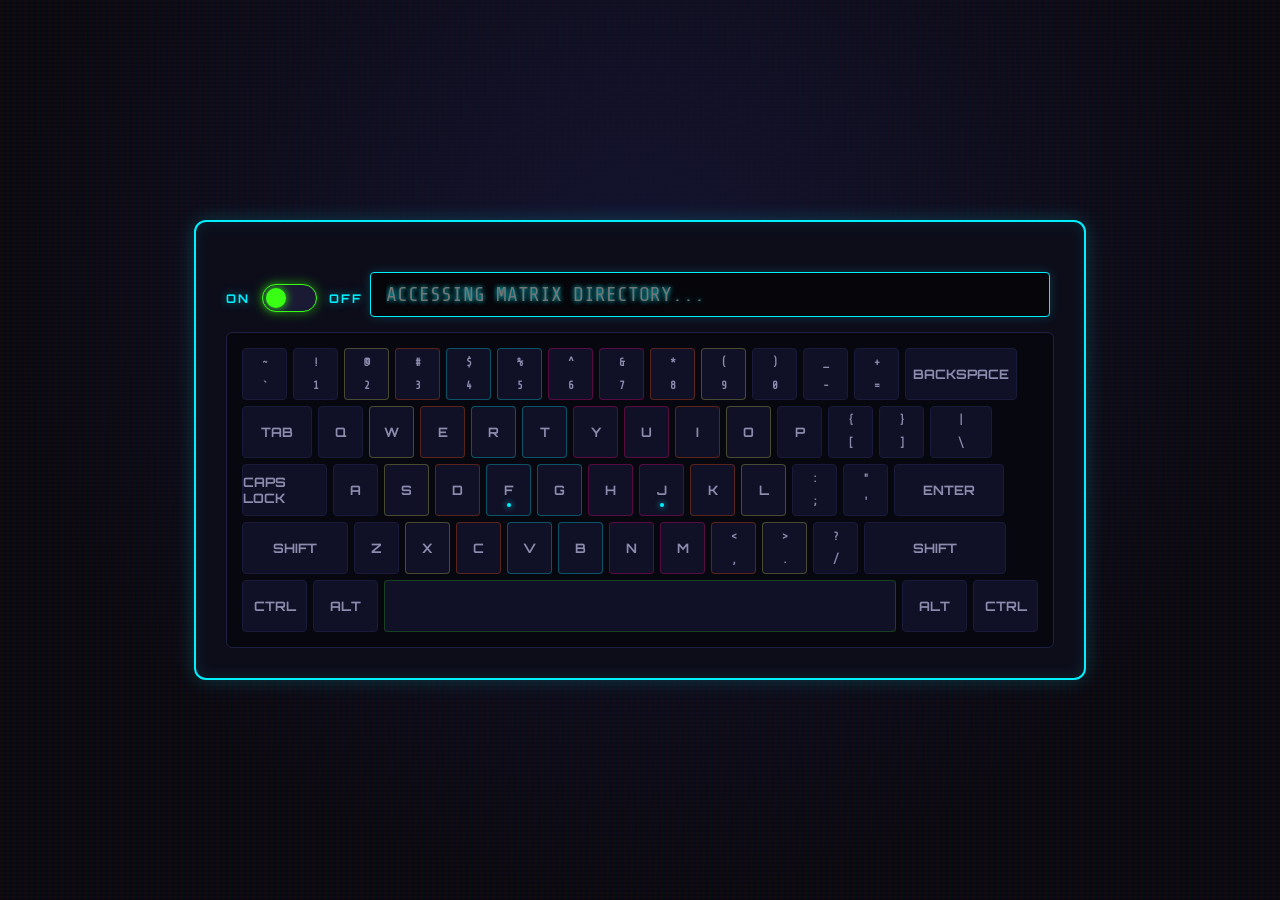
<file: DAY 5/index.html>
<!-- <!DOCTYPE html>
<html lang="en">
<head>
    <meta charset="UTF-8">
    <meta name="viewport" content="width=device-width, initial-scale=1.0">
    <title>Interactive Touch Typing Keyboard with Toggle</title>
    <style>
        :root {
            /* Color scheme matching the image */
            --bg-canvas: #f3e5ca;
            --key-border: #fcf8ee;
            --color-green: #9fc29a;
            --color-yellow-green: #cbd449;
            --color-orange: #fbc654;
            --color-teal: #94b2b5;
            --color-pink: #dca0b6;
            --color-coral: #df7766;
            --text-color: #333;
        }

        body {
            background-color: #2c2c2c;
            display: flex;
            flex-direction: column;
            justify-content: center;
            align-items: center;
            height: 100vh;
            margin: 0;
            font-family: Arial, sans-serif;
            gap: 20px;
        }

        /* Container for controls at the top */
        .controls-container {
            width: 824px; /* Matches the width of the keyboard */
            display: flex;
            flex-direction: column;
            align-items: center;
            gap: 15px;
            box-sizing: border-box;
        }

        /* Pill Toggle Switch Components */
        .toggle-wrapper {
            display: flex;
            align-items: center;
            gap: 10px;
            color: #fff;
            font-weight: bold;
            font-size: 14px;
            user-select: none;
        }

        .switch {
            position: relative;
            display: inline-block;
            width: 60px;
            height: 34px;
        }

        .switch input { 
            opacity: 0;
            width: 0;
            height: 0;
        }

        /* The Pill Slider Track */
        .slider {
            position: absolute;
            cursor: pointer;
            top: 0;
            left: 0;
            right: 0;
            bottom: 0;
            background-color: var(--color-coral); /* Right side / Checked out state (OFF) */
            transition: .4s;
            border-radius: 34px;
        }

        /* The Draggable Circle Knob */
        .slider:before {
            position: absolute;
            content: "";
            height: 26px;
            width: 26px;
            left: 4px;
            bottom: 4px;
            background-color: white;
            transition: .4s;
            border-radius: 50%;
            box-shadow: 0 2px 4px rgba(0,0,0,0.2);
        }

        /* Left Side Position when active (ON) */
        input:checked + .slider {
            background-color: var(--color-green);
        }

        /* Move knob to the right when input is unchecked (OFF) */
        input:not(:checked) + .slider:before {
            transform: translateX(26px);
        }

        /* Input Display Styling */
        .input-container {
            width: 100%;
            max-height: 0;
            opacity: 0;
            overflow: hidden;
            transition: max-height 0.4s ease, opacity 0.4s ease;
        }

        /* Class injected when toggle is ON */
        .input-container.visible {
            max-height: 80px; /* Gives space for the element to expand safely */
            opacity: 1;
        }

        .typing-display {
            width: 100%;
            padding: 15px;
            font-size: 24px;
            font-family: 'Courier New', Courier, monospace;
            background-color: var(--key-border);
            border: 3px solid var(--color-green);
            border-radius: 8px;
            color: var(--text-color);
            box-sizing: border-box;
            outline: none;
            box-shadow: inset 0 2px 5px rgba(0,0,0,0.1);
        }

        /* Keyboard Container */
        .keyboard {
            background-color: var(--bg-canvas);
            padding: 20px;
            border-radius: 10px;
            box-shadow: 0 8px 24px rgba(0,0,0,0.3);
            display: flex;
            flex-direction: column;
            gap: 6px;
            user-select: none;
        }

        /* Keyboard Rows */
        .row {
            display: flex;
            gap: 6px;
        }

        /* Base Key Styling */
        .key {
            background-color: var(--color-green);
            border: 2px solid var(--key-border);
            border-radius: 5px;
            color: var(--text-color);
            height: 54px;
            display: flex;
            flex-direction: column;
            justify-content: center;
            align-items: center;
            font-size: 14px;
            font-weight: bold;
            box-sizing: border-box;
            position: relative;
            transition: background-color 0.75s ease, transform 0.1s ease;
        }

        /* Home row bumps for F and J */
        .key.bump::after {
            content: '';
            position: absolute;
            bottom: 12px;
            width: 5px;
            height: 5px;
            background-color: #333;
            border-radius: 50%;
        }

        /* Specific sizing overrides to match layout */
        .key.standard { width: 45px; }
        .key.double-label { font-size: 12px; justify-content: space-around; padding: 4px 0; }
        
        .key.backspace { width: 112px; }
        .key.tab { width: 70px; }
        .key.backslash { width: 62px; }
        .key.caps { width: 85px; }
        .key.enter { width: 110px; }
        .key.left-shift { width: 106px; }
        .key.right-shift { width: 142px; }
        .key.modifier { width: 65px; }
        .key.space { width: 512px; }

        /* Finger Placement Color Coding Zones */
        .zone-yg { background-color: var(--color-yellow-green); }
        .zone-or { background-color: var(--color-orange); }
        .zone-tl { background-color: var(--color-teal); }
        .zone-pk { background-color: var(--color-pink); }
        .zone-cr { background-color: var(--color-coral); }

        /* Active highlight state (triggers when pressed) */
        .key.active {
            background-color: #ffffff !important;
            transform: scale(0.95);
            transition: none; /* Instant color snap on press down */
        }
    </style>
</head>
<body>

    <div class="controls-container">
        <div class="toggle-wrapper">
            <span>ON</span>
            <label class="switch">
                <input type="checkbox" id="toggleVisibility" checked>
                <span class="slider"></span>
            </label>
            <span>OFF</span>
        </div>

        <div class="input-container visible" id="inputContainer">
            <input type="text" class="typing-display" id="display" placeholder="Start typing..." autofocus>
        </div>
    </div>

    <div class="keyboard">
        <div class="row">
            <div class="key standard double-label" data-key="Backquote"><span>~</span><span>`</span></div>
            <div class="key standard double-label" data-key="Digit1"><span>!</span><span>1</span></div>
            <div class="key standard double-label zone-yg" data-key="Digit2"><span>@</span><span>2</span></div>
            <div class="key standard double-label zone-or" data-key="Digit3"><span>#</span><span>3</span></div>
            <div class="key standard double-label zone-tl" data-key="Digit4"><span>$</span><span>4</span></div>
            <div class="key standard double-label zone-tl" data-key="Digit5"><span>%</span><span>5</span></div>
            <div class="key standard double-label zone-pk" data-key="Digit6"><span>^</span><span>6</span></div>
            <div class="key standard double-label zone-pk" data-key="Digit7"><span>&</span><span>7</span></div>
            <div class="key standard double-label zone-or" data-key="Digit8"><span>*</span><span>8</span></div>
            <div class="key standard double-label zone-yg" data-key="Digit9"><span>(</span><span>9</span></div>
            <div class="key standard double-label" data-key="Digit0"><span>)</span><span>0</span></div>
            <div class="key standard double-label" data-key="Minus"><span>_</span><span>-</span></div>
            <div class="key standard double-label" data-key="Equal"><span>+</span><span>=</span></div>
            <div class="key backspace" data-key="Backspace">Backspace</div>
        </div>

        <div class="row">
            <div class="key tab" data-key="Tab">Tab</div>
            <div class="key standard" data-key="KeyQ">Q</div>
            <div class="key standard zone-yg" data-key="KeyW">W</div>
            <div class="key standard zone-or" data-key="KeyE">E</div>
            <div class="key standard zone-tl" data-key="KeyR">R</div>
            <div class="key standard zone-tl" data-key="KeyT">T</div>
            <div class="key standard zone-pk" data-key="KeyY">Y</div>
            <div class="key standard zone-pk" data-key="KeyU">U</div>
            <div class="key standard zone-or" data-key="KeyI">I</div>
            <div class="key standard zone-yg" data-key="KeyO">O</div>
            <div class="key standard" data-key="KeyP">P</div>
            <div class="key standard double-label" data-key="BracketLeft"><span>{</span><span>[</span></div>
            <div class="key standard double-label" data-key="BracketRight"><span>}</span><span>]</span></div>
            <div class="key backslash double-label" data-key="Backslash"><span>|</span><span>\</span></div>
        </div>

        <div class="row">
            <div class="key caps" data-key="CapsLock">Caps Lock</div>
            <div class="key standard" data-key="KeyA">A</div>
            <div class="key standard zone-yg" data-key="KeyS">S</div>
            <div class="key standard zone-or" data-key="KeyD">D</div>
            <div class="key standard bump zone-tl" data-key="KeyF">F</div>
            <div class="key standard zone-tl" data-key="KeyG">G</div>
            <div class="key standard zone-pk" data-key="KeyH">H</div>
            <div class="key standard bump zone-pk" data-key="KeyJ">J</div>
            <div class="key standard zone-or" data-key="KeyK">K</div>
            <div class="key standard zone-yg" data-key="KeyL">L</div>
            <div class="key standard double-label" data-key="Semicolon"><span>:</span><span>;</span></div>
            <div class="key standard double-label" data-key="Quote"><span>"</span><span>'</span></div>
            <div class="key enter" data-key="Enter">Enter</div>
        </div>

        <div class="row">
            <div class="key left-shift" data-key="ShiftLeft">Shift</div>
            <div class="key standard" data-key="KeyZ">Z</div>
            <div class="key standard zone-yg" data-key="KeyX">X</div>
            <div class="key standard zone-or" data-key="KeyC">C</div>
            <div class="key standard zone-tl" data-key="KeyV">V</div>
            <div class="key standard zone-tl" data-key="KeyB">B</div>
            <div class="key standard zone-pk" data-key="KeyN">N</div>
            <div class="key standard zone-pk" data-key="KeyM">M</div>
            <div class="key standard double-label zone-or" data-key="Comma"><span>&lt;</span><span>,</span></div>
            <div class="key standard double-label zone-yg" data-key="Period"><span>&gt;</span><span>.</span></div>
            <div class="key standard double-label" data-key="Slash"><span>?</span><span>/</span></div>
            <div class="key right-shift" data-key="ShiftRight">Shift</div>
        </div>

        <div class="row">
            <div class="key modifier" data-key="ControlLeft">Ctrl</div>
            <div class="key modifier" data-key="AltLeft">Alt</div>
            <div class="key space zone-cr" data-key="Space"></div>
            <div class="key modifier" data-key="AltRight">Alt</div>
            <div class="key modifier" data-key="ControlRight">Ctrl</div>
        </div>
    </div>

    <script>
        const toggleVisibility = document.getElementById('toggleVisibility');
        const inputContainer = document.getElementById('inputContainer');
        const displayInput = document.getElementById('display');

        // Monitor switch interactions
        toggleVisibility.addEventListener('change', () => {
            if (toggleVisibility.checked) {
                // Left position: ON. Make input visible and focus it.
                inputContainer.classList.add('visible');
                setTimeout(() => displayInput.focus(), 200);
            } else {
                // Right position: OFF. Hide field.
                inputContainer.classList.remove('visible');
                displayInput.blur();
            }
        });

        // Initialize focus on load
        window.addEventListener('DOMContentLoaded', () => {
            if(toggleVisibility.checked) displayInput.focus();
        });

        // Dynamic keypress catching logic
        window.addEventListener('keydown', (e) => {
            const keyElement = document.querySelector(`[data-key="${e.code}"]`);
            
            if (keyElement) {
                // Only funnel characters if input interface is active
                if (toggleVisibility.checked && document.activeElement !== displayInput) {
                    displayInput.focus();
                }

                // Standard tab key prevent-default injection
                if(e.code === 'Tab') {
                    e.preventDefault();
                    if(toggleVisibility.checked) {
                        const start = displayInput.selectionStart;
                        const end = displayInput.selectionEnd;
                        displayInput.value = displayInput.value.substring(0, start) + "\t" + displayInput.value.substring(end);
                        displayInput.selectionStart = displayInput.selectionEnd = start + 1;
                    }
                }
                
                // Active trigger sets instant background transformation class 
                keyElement.classList.add('active');
            }
        });

        window.addEventListener('keyup', (e) => {
            const keyElement = document.querySelector(`[data-key="${e.code}"]`);
            if (keyElement) {
                // Removing this fires CSS engine to run the customized 0.75s fade back
                keyElement.classList.remove('active');
            }
        });
    </script>
</body>
</html> -->

<!DOCTYPE html>
<html lang="en">
<head>
    <meta charset="UTF-8">
    <meta name="viewport" content="width=device-width, initial-scale=1.0">
    <title>Cyberpunk Interactive Matrix Terminal</title>
    <style>
        @import url('https://fonts.googleapis.com/css2?family=Orbitron:wght@400;700;900&family=Share+Tech+Mono&display=swap');

        :root {
            /* Cyberpunk Neon Palette */
            --bg-body: #0a0a12;
            --bg-terminal: #0d0d1a;
            --neon-green: #39ff14;
            --neon-magenta: #ff007f;
            --neon-cyan: #00f0ff;
            --neon-yellow: #fffb00;
            --neon-orange: #ff5500;
            --text-neon: #00f0ff;
            --key-border: #1a1a3a;
        }

        body {
            background-color: var(--bg-body);
            background-image: 
                radial-gradient(circle at 50% 30%, #141430 0%, transparent 70%),
                linear-gradient(rgba(18, 16, 16, 0) 50%, rgba(0, 0, 0, 0.25) 50%), 
                linear-gradient(90deg, rgba(255, 0, 0, 0.06), rgba(0, 255, 0, 0.02), rgba(0, 0, 255, 0.06));
            background-size: 100% 100%, 100% 4px, 6px 100%;
            display: flex;
            flex-direction: column;
            justify-content: center;
            align-items: center;
            height: 100vh;
            margin: 0;
            font-family: 'Orbitron', sans-serif;
            overflow: hidden;
        }

        /* Main Workspace Container */
        .terminal-container {
            position: relative;
            background-color: var(--bg-terminal);
            padding: 30px;
            border-radius: 12px;
            border: 2px solid var(--neon-cyan);
            box-shadow: 0 0 20px rgba(0, 240, 255, 0.2), inset 0 0 15px rgba(0, 240, 255, 0.1);
            display: flex;
            flex-direction: column;
            gap: 15px;
        }

        /* Top Bar Layout */
        .top-bar {
            display: flex;
            justify-content: space-between;
            align-items: flex-end;
            width: 824px;
            height: 65px; /* Fixed height to anchor layout when input expands */
        }

        /* Pill Toggle Switch positioned on the Top Left */
        .toggle-wrapper {
            display: flex;
            align-items: center;
            gap: 12px;
            color: var(--neon-cyan);
            font-weight: 700;
            font-size: 12px;
            letter-spacing: 2px;
            text-shadow: 0 0 8px rgba(0, 240, 255, 0.5);
            user-select: none;
            margin-bottom: 5px; /* Aligns visually right above the ~ key */
        }

        .switch {
            position: relative;
            display: inline-block;
            width: 55px;
            height: 28px;
        }

        .switch input { 
            opacity: 0;
            width: 0;
            height: 0;
        }

        .slider {
            position: absolute;
            cursor: pointer;
            top: 0; left: 0; right: 0; bottom: 0;
            background-color: #1a1a34;
            border: 1px solid var(--neon-magenta);
            transition: .3s;
            border-radius: 28px;
            box-shadow: 0 0 8px rgba(255, 0, 127, 0.3);
        }

        .slider:before {
            position: absolute;
            content: "";
            height: 20px;
            width: 20px;
            left: 3px;
            bottom: 3px;
            background-color: var(--neon-magenta);
            transition: .3s;
            border-radius: 50%;
            box-shadow: 0 0 10px var(--neon-magenta);
        }

        /* ON State (Left Aligned Indicator) */
        input:checked + .slider {
            border-color: var(--neon-green);
            box-shadow: 0 0 12px rgba(57, 255, 20, 0.5);
        }

        input:checked + .slider:before {
            background-color: var(--neon-green);
            box-shadow: 0 0 10px var(--neon-green);
            transform: translateX(0);
        }

        /* OFF State (Right Aligned Indicator) */
        input:not(:checked) + .slider:before {
            transform: translateX(27px);
        }

        /* Cyberpunk Input Box */
        .input-container {
            width: 680px;
            opacity: 0;
            transform: translateY(-10px);
            pointer-events: none;
            transition: opacity 0.4s cubic-bezier(0.175, 0.885, 0.32, 1.275), transform 0.4s ease;
        }

        .input-container.visible {
            opacity: 1;
            transform: translateY(0);
            pointer-events: auto;
        }

        .typing-display {
            width: 100%;
            padding: 10px 15px;
            font-size: 20px;
            font-family: 'Share Tech Mono', monospace;
            background-color: #05050a;
            border: 1px solid var(--neon-cyan);
            border-radius: 4px;
            color: #fff;
            text-shadow: 0 0 5px var(--neon-cyan);
            box-sizing: border-box;
            outline: none;
            box-shadow: 0 0 10px rgba(0, 240, 255, 0.2);
        }

        /* Keyboard Chassis */
        .keyboard {
            background-color: #07070f;
            padding: 15px;
            border-radius: 6px;
            border: 1px solid #1f1f42;
            display: flex;
            flex-direction: column;
            gap: 6px;
            user-select: none;
        }

        .row {
            display: flex;
            gap: 6px;
        }

        /* Base Cyberpunk Key Engine */
        .key {
            border: 1px solid var(--key-border);
            border-radius: 4px;
            color: #8c8caf;
            height: 52px;
            display: flex;
            flex-direction: column;
            justify-content: center;
            align-items: center;
            font-size: 13px;
            font-weight: 700;
            box-sizing: border-box;
            position: relative;
            background-color: #101026;
            /* Default 0.75s transition to fade back safely */
            transition: background-color 0.75s ease, border-color 0.75s ease, box-shadow 0.75s ease, color 0.75s ease, transform 0.1s ease;
        }

        /* Tactile bumps transformed into neon tracking nodes */
        .key.bump::after {
            content: '';
            position: absolute;
            bottom: 8px;
            width: 4px;
            height: 4px;
            background-color: var(--neon-cyan);
            border-radius: 50%;
            box-shadow: 0 0 6px var(--neon-cyan);
        }

        /* Sizing Layout Arrays */
        .key.standard { width: 45px; }
        .key.double-label { font-size: 11px; justify-content: space-around; padding: 2px 0; font-family: 'Share Tech Mono', monospace;}
        .key.backspace { width: 112px; }
        .key.tab { width: 70px; }
        .key.backslash { width: 62px; }
        .key.caps { width: 85px; }
        .key.enter { width: 110px; }
        .key.left-shift { width: 106px; }
        .key.right-shift { width: 142px; }
        .key.modifier { width: 65px; }
        .key.space { width: 512px; }

        /* Cyber Theme Color Coding Zone Accents (Subtle resting state borders) */
        .zone-yg { border-color: rgba(203, 212, 73, 0.3); }
        .zone-or { border-color: rgba(255, 85, 0, 0.3); }
        .zone-tl { border-color: rgba(0, 240, 255, 0.3); }
        .zone-pk { border-color: rgba(255, 0, 127, 0.3); }
        .zone-cr { border-color: rgba(57, 255, 20, 0.2); }

        /* ACTIVE TYPING GLOW HIGHLIGHT STATE (Overriding instantly on Keydown) */
        .key.active {
            background-color: #fff !important;
            border-color: #fff !important;
            color: #000 !important;
            box-shadow: 0 0 20px #fff, 0 0 40px var(--neon-cyan);
            transform: scale(0.95);
            text-shadow: none;
            transition: none; /* Forces instant white flash */
        }
    </style>
</head>
<body>

    <div class="terminal-container">
        <div class="top-bar">
            <div class="toggle-wrapper">
                <span>ON</span>
                <label class="switch">
                    <input type="checkbox" id="toggleVisibility" checked>
                    <span class="slider"></span>
                </label>
                <span>OFF</span>
            </div>

            <div class="input-container visible" id="inputContainer">
                <input type="text" class="typing-display" id="display" placeholder="ACCESSING MATRIX DIRECTORY..." autofocus>
            </div>
        </div>

        <div class="keyboard">
            <div class="row">
                <div class="key standard double-label" data-key="Backquote"><span>~</span><span>`</span></div>
                <div class="key standard double-label" data-key="Digit1"><span>!</span><span>1</span></div>
                <div class="key standard double-label zone-yg" data-key="Digit2"><span>@</span><span>2</span></div>
                <div class="key standard double-label zone-or" data-key="Digit3"><span>#</span><span>3</span></div>
                <div class="key standard double-label zone-tl" data-key="Digit4"><span>$</span><span>4</span></div>
                <div class="key standard double-label zone-tl" data-key="Digit5"><span>%</span><span>5</span></div>
                <div class="key standard double-label zone-pk" data-key="Digit6"><span>^</span><span>6</span></div>
                <div class="key standard double-label zone-pk" data-key="Digit7"><span>&</span><span>7</span></div>
                <div class="key standard double-label zone-or" data-key="Digit8"><span>*</span><span>8</span></div>
                <div class="key standard double-label zone-yg" data-key="Digit9"><span>(</span><span>9</span></div>
                <div class="key standard double-label" data-key="Digit0"><span>)</span><span>0</span></div>
                <div class="key standard double-label" data-key="Minus"><span>_</span><span>-</span></div>
                <div class="key standard double-label" data-key="Equal"><span>+</span><span>=</span></div>
                <div class="key backspace" data-key="Backspace">BACKSPACE</div>
            </div>

            <div class="row">
                <div class="key tab" data-key="Tab">TAB</div>
                <div class="key standard" data-key="KeyQ">Q</div>
                <div class="key standard zone-yg" data-key="KeyW">W</div>
                <div class="key standard zone-or" data-key="KeyE">E</div>
                <div class="key standard zone-tl" data-key="KeyR">R</div>
                <div class="key standard zone-tl" data-key="KeyT">T</div>
                <div class="key standard zone-pk" data-key="KeyY">Y</div>
                <div class="key standard zone-pk" data-key="KeyU">U</div>
                <div class="key standard zone-or" data-key="KeyI">I</div>
                <div class="key standard zone-yg" data-key="KeyO">O</div>
                <div class="key standard" data-key="KeyP">P</div>
                <div class="key standard double-label" data-key="BracketLeft"><span>{</span><span>[</span></div>
                <div class="key standard double-label" data-key="BracketRight"><span>}</span><span>]</span></div>
                <div class="key backslash double-label" data-key="Backslash"><span>|</span><span>\</span></div>
            </div>

            <div class="row">
                <div class="key caps" data-key="CapsLock">CAPS LOCK</div>
                <div class="key standard" data-key="KeyA">A</div>
                <div class="key standard zone-yg" data-key="KeyS">S</div>
                <div class="key standard zone-or" data-key="KeyD">D</div>
                <div class="key standard bump zone-tl" data-key="KeyF">F</div>
                <div class="key standard zone-tl" data-key="KeyG">G</div>
                <div class="key standard zone-pk" data-key="KeyH">H</div>
                <div class="key standard bump zone-pk" data-key="KeyJ">J</div>
                <div class="key standard zone-or" data-key="KeyK">K</div>
                <div class="key standard zone-yg" data-key="KeyL">L</div>
                <div class="key standard double-label" data-key="Semicolon"><span>:</span><span>;</span></div>
                <div class="key standard double-label" data-key="Quote"><span>"</span><span>'</span></div>
                <div class="key enter" data-key="Enter">ENTER</div>
            </div>

            <div class="row">
                <div class="key left-shift" data-key="ShiftLeft">SHIFT</div>
                <div class="key standard" data-key="KeyZ">Z</div>
                <div class="key standard zone-yg" data-key="KeyX">X</div>
                <div class="key standard zone-or" data-key="KeyC">C</div>
                <div class="key standard zone-tl" data-key="KeyV">V</div>
                <div class="key standard zone-tl" data-key="KeyB">B</div>
                <div class="key standard zone-pk" data-key="KeyN">N</div>
                <div class="key standard zone-pk" data-key="KeyM">M</div>
                <div class="key standard double-label zone-or" data-key="Comma"><span>&lt;</span><span>,</span></div>
                <div class="key standard double-label zone-yg" data-key="Period"><span>&gt;</span><span>.</span></div>
                <div class="key standard double-label" data-key="Slash"><span>?</span><span>/</span></div>
                <div class="key right-shift" data-key="ShiftRight">SHIFT</div>
            </div>

            <div class="row">
                <div class="key modifier" data-key="ControlLeft">CTRL</div>
                <div class="key modifier" data-key="AltLeft">ALT</div>
                <div class="key space zone-cr" data-key="Space"></div>
                <div class="key modifier" data-key="AltRight">ALT</div>
                <div class="key modifier" data-key="ControlRight">CTRL</div>
            </div>
        </div>
    </div>

    <script>
        const toggleVisibility = document.getElementById('toggleVisibility');
        const inputContainer = document.getElementById('inputContainer');
        const displayInput = document.getElementById('display');

        // Toggle visibility handler (Left Position = True/ON, Right Position = False/OFF)
        toggleVisibility.addEventListener('change', () => {
            if (toggleVisibility.checked) {
                inputContainer.classList.add('visible');
                setTimeout(() => displayInput.focus(), 150);
            } else {
                inputContainer.classList.remove('visible');
                displayInput.blur();
            }
        });

        window.addEventListener('DOMContentLoaded', () => {
            if(toggleVisibility.checked) displayInput.focus();
        });

        // Dynamic key listeners
        window.addEventListener('keydown', (e) => {
            const keyElement = document.querySelector(`[data-key="${e.code}"]`);
            
            if (keyElement) {
                if (toggleVisibility.checked && document.activeElement !== displayInput) {
                    displayInput.focus();
                }

                if(e.code === 'Tab') {
                    e.preventDefault();
                    if(toggleVisibility.checked) {
                        const start = displayInput.selectionStart;
                        const end = displayInput.selectionEnd;
                        displayInput.value = displayInput.value.substring(0, start) + "\t" + displayInput.value.substring(end);
                        displayInput.selectionStart = displayInput.selectionEnd = start + 1;
                    }
                }
                
                // Triggers immediate white neon flash overrides
                keyElement.classList.add('active');
            }
        });

        window.addEventListener('keyup', (e) => {
            const keyElement = document.querySelector(`[data-key="${e.code}"]`);
            if (keyElement) {
                // Starts the 0.75s transition decay fade back to base styling maps
                keyElement.classList.remove('active');
            }
        });
    </script>
</body>
</html>
</file>
